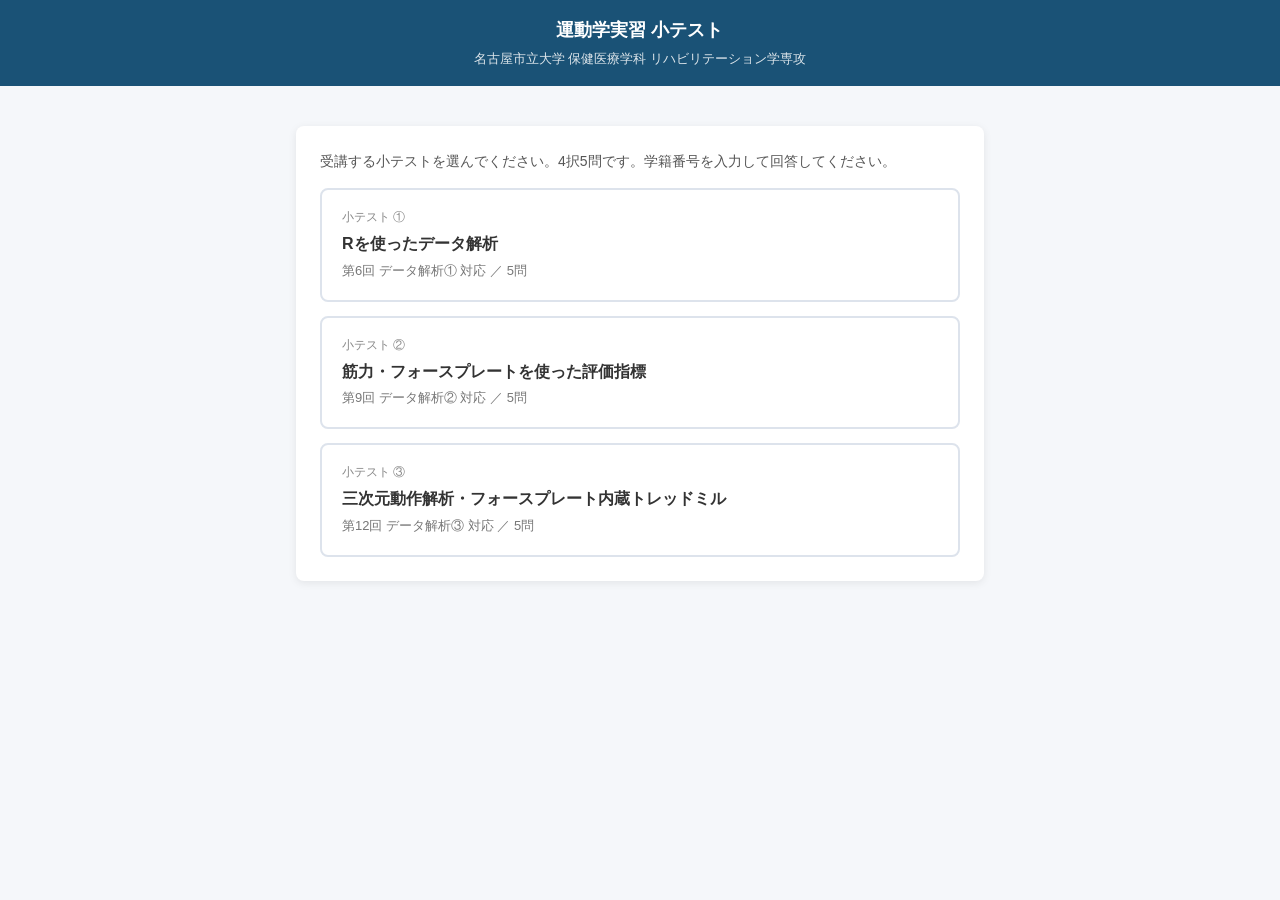
<file: kinesiology/index.html>
<!DOCTYPE html>
<html lang="ja">
<head>
  <meta charset="UTF-8">
  <meta name="viewport" content="width=device-width, initial-scale=1.0">
  <title>運動学実習 小テスト</title>
  <link rel="stylesheet" href="css/style.css">
</head>
<body>

<div class="header">
  <h1>運動学実習 小テスト</h1>
  <p>名古屋市立大学 保健医療学科 リハビリテーション学専攻</p>
</div>

<div class="container">
  <div class="card">
    <p style="margin-bottom:16px;font-size:14px;color:#555;">
      受講する小テストを選んでください。4択5問です。学籍番号を入力して回答してください。
    </p>
    <div class="quiz-list">
      <a class="quiz-card" href="quiz.html?id=1">
        <div class="quiz-num">小テスト ①</div>
        <div class="quiz-title">Rを使ったデータ解析</div>
        <div class="quiz-meta">第6回 データ解析① 対応 ／ 5問</div>
      </a>
      <a class="quiz-card" href="quiz.html?id=2">
        <div class="quiz-num">小テスト ②</div>
        <div class="quiz-title">筋力・フォースプレートを使った評価指標</div>
        <div class="quiz-meta">第9回 データ解析② 対応 ／ 5問</div>
      </a>
      <a class="quiz-card" href="quiz.html?id=3">
        <div class="quiz-num">小テスト ③</div>
        <div class="quiz-title">三次元動作解析・フォースプレート内蔵トレッドミル</div>
        <div class="quiz-meta">第12回 データ解析③ 対応 ／ 5問</div>
      </a>
    </div>
  </div>
</div>

</body>
</html>
</file>
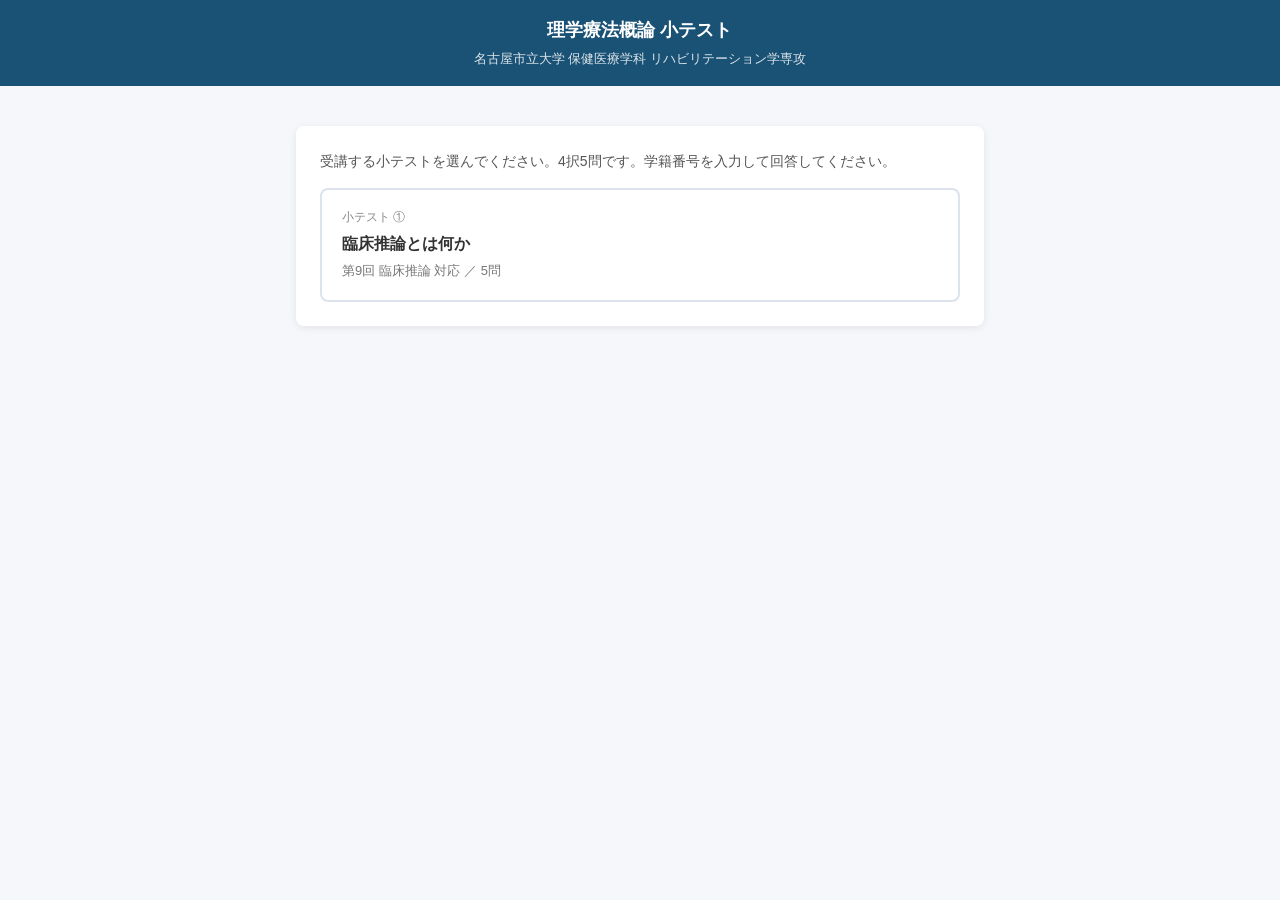
<file: PhysicalTherapy/index.html>
<!DOCTYPE html>
<html lang="ja">
<head>
  <meta charset="UTF-8">
  <meta name="viewport" content="width=device-width, initial-scale=1.0">
  <title>理学療法概論 小テスト</title>
  <link rel="stylesheet" href="css/style.css">
</head>
<body>

<div class="header">
  <h1>理学療法概論 小テスト</h1>
  <p>名古屋市立大学 保健医療学科 リハビリテーション学専攻</p>
</div>

<div class="container">
  <div class="card">
    <p class="intro-text">
      受講する小テストを選んでください。4択5問です。学籍番号を入力して回答してください。
    </p>
    <div class="quiz-list">
      <a class="quiz-card" href="quiz.html?id=1">
        <div class="quiz-num">小テスト ①</div>
        <div class="quiz-title">臨床推論とは何か</div>
        <div class="quiz-meta">第9回 臨床推論 対応 ／ 5問</div>
      </a>
    </div>
  </div>
</div>

</body>
</html>
</file>
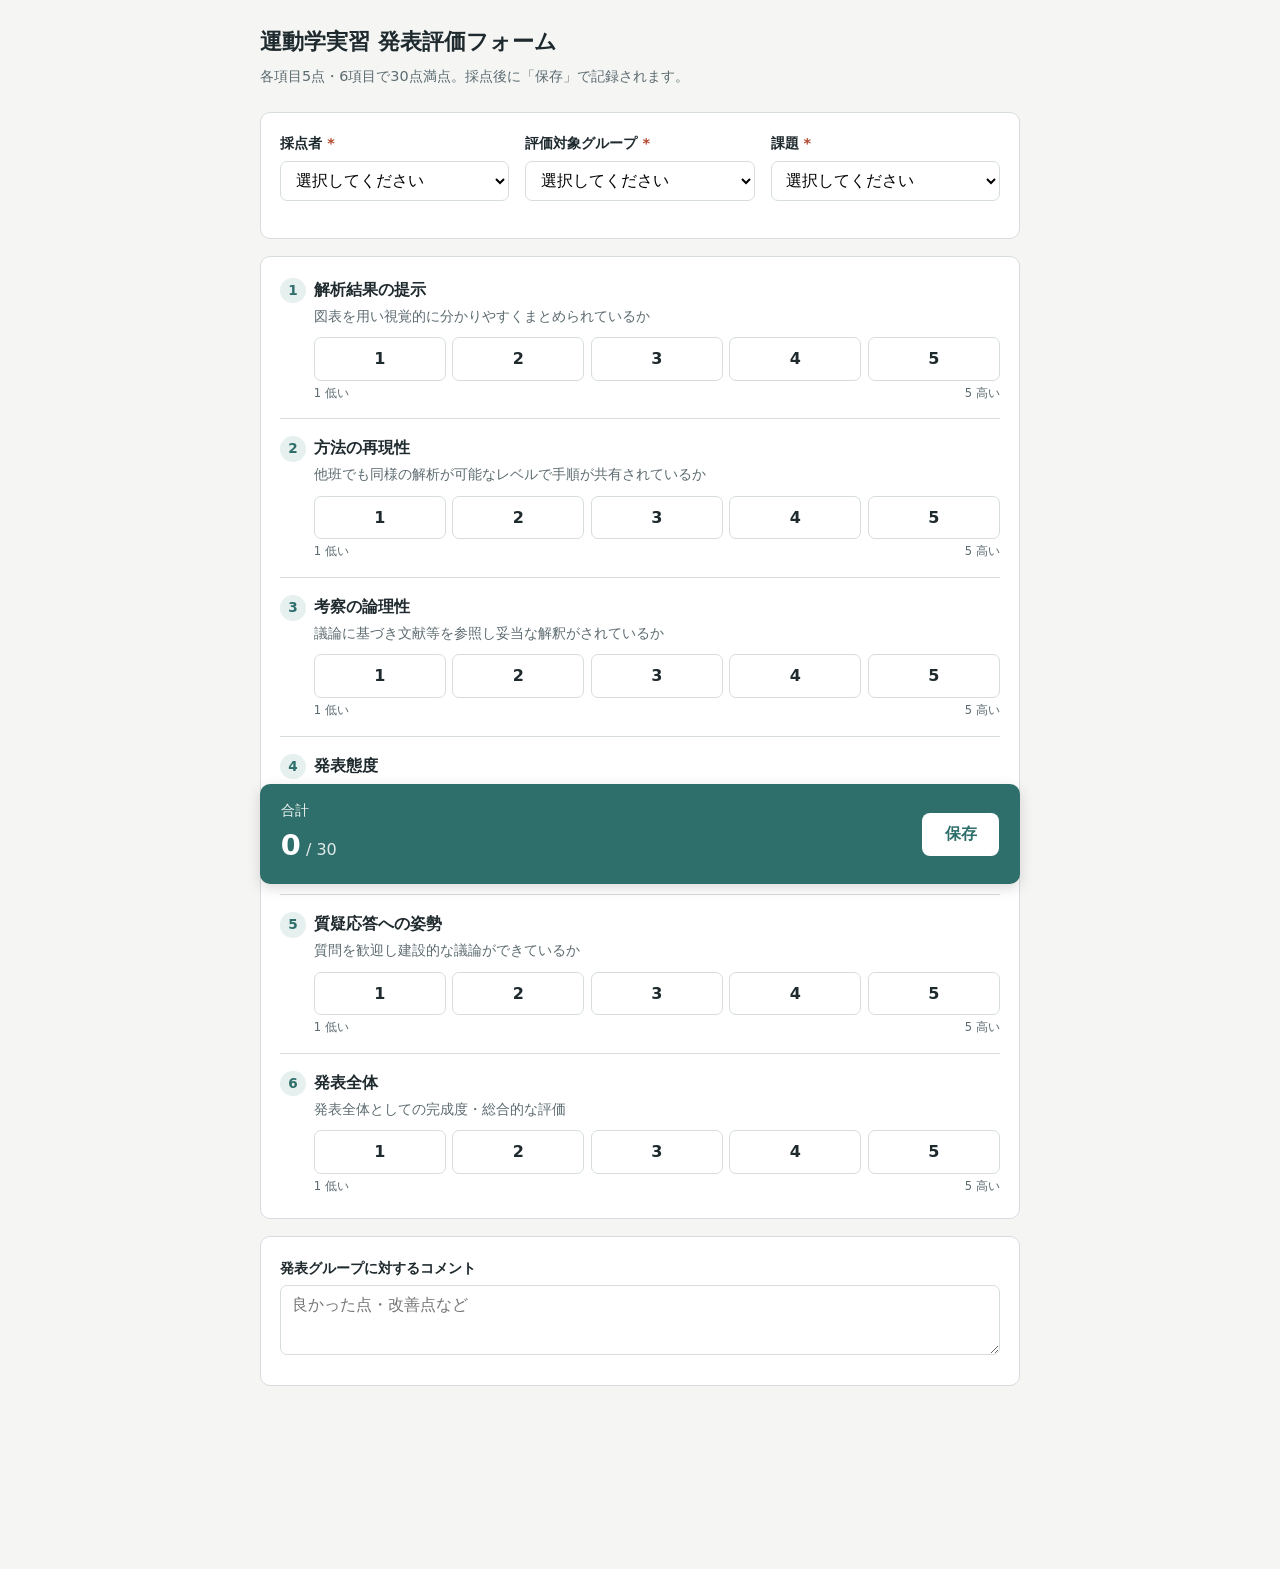
<file: kinesiology/report-eval/index.html>
<!DOCTYPE html>
<html lang="ja">
<head>
<meta charset="UTF-8">
<meta name="viewport" content="width=device-width, initial-scale=1.0">
<title>運動学実習 発表評価</title>
<style>
  :root{
    --ink:#1f2a2e; --muted:#5c6b70; --line:#d7ddde; --bg:#f5f6f4;
    --card:#ffffff; --accent:#2f6f6b; --accent-soft:#e6f0ef;
    --warn:#b4482f; --ok:#2f7d4f;
  }
  *{box-sizing:border-box;}
  body{
    margin:0; background:var(--bg); color:var(--ink);
    font-family:"Hiragino Kaku Gothic ProN","Yu Gothic",Meiryo,system-ui,sans-serif;
    line-height:1.6; padding:1.5rem 1rem 4rem;
  }
  .wrap{max-width:760px; margin:0 auto;}
  header{margin-bottom:1.5rem;}
  h1{font-size:1.4rem; margin:0 0 .3rem;}
  .sub{color:var(--muted); font-size:.9rem;}
  .card{
    background:var(--card); border:1px solid var(--line); border-radius:10px;
    padding:1.2rem 1.2rem 1.4rem; margin-bottom:1.1rem;
  }
  .row{display:flex; gap:1rem; flex-wrap:wrap;}
  .field{flex:1 1 200px; margin-bottom:.9rem;}
  label.lbl{display:block; font-weight:600; font-size:.9rem; margin-bottom:.35rem;}
  input[type=text], select, textarea{
    width:100%; padding:.55rem .65rem; border:1px solid var(--line);
    border-radius:7px; font-size:1rem; font-family:inherit; background:#fff;
  }
  textarea{resize:vertical; min-height:70px;}
  .seg{display:flex; gap:.4rem;}
  .seg label{flex:1;}
  .seg input{position:absolute; opacity:0; pointer-events:none;}
  .seg span{
    display:block; text-align:center; padding:.5rem 0; border:1px solid var(--line);
    border-radius:7px; cursor:pointer; font-weight:600; background:#fff; user-select:none;
  }
  .seg input:checked + span{background:var(--accent); color:#fff; border-color:var(--accent);}
  .seg input:focus-visible + span{outline:2px solid var(--accent); outline-offset:2px;}
  .crit{border-top:1px solid var(--line); padding-top:1rem; margin-top:1rem;}
  .crit:first-of-type{border-top:0; padding-top:0; margin-top:0;}
  .crit-head{display:flex; align-items:baseline; gap:.5rem; margin-bottom:.15rem;}
  .crit-no{
    flex:0 0 auto; width:1.6rem; height:1.6rem; border-radius:50%;
    background:var(--accent-soft); color:var(--accent); font-weight:700;
    display:flex; align-items:center; justify-content:center; font-size:.85rem;
  }
  .crit-title{font-weight:700;}
  .crit-desc{color:var(--muted); font-size:.85rem; margin:.1rem 0 .6rem 2.1rem;}
  .scorebar{margin-left:2.1rem;}
  .scale-hint{display:flex; justify-content:space-between; color:var(--muted); font-size:.72rem; margin-top:.2rem;}
  .total-card{
    position:sticky; bottom:1rem; background:var(--accent); color:#fff;
    display:flex; align-items:center; justify-content:space-between;
    padding:1rem 1.3rem; border-radius:10px; box-shadow:0 4px 14px rgba(0,0,0,.15);
    margin-top:1.2rem;
  }
  .total-card .num{font-size:1.8rem; font-weight:700;}
  .total-card .num small{font-size:1rem; font-weight:400; opacity:.85;}
  button.save{
    background:#fff; color:var(--accent); border:none; padding:.7rem 1.4rem;
    border-radius:8px; font-size:1rem; font-weight:700; cursor:pointer;
  }
  button.save:disabled{opacity:.5; cursor:default;}
  .msg{margin-top:.8rem; padding:.7rem .9rem; border-radius:8px; font-size:.9rem; display:none;}
  .msg.show{display:block;}
  .msg.ok{background:#e7f4ec; color:var(--ok); border:1px solid #bfe0cb;}
  .msg.err{background:#fbeae6; color:var(--warn); border:1px solid #edc4b8;}
  .req{color:var(--warn); font-weight:700;}
</style>
</head>
<body>
<div class="wrap">
  <header>
    <h1>運動学実習 発表評価フォーム</h1>
    <div class="sub">各項目5点・6項目で30点満点。採点後に「保存」で記録されます。</div>
  </header>

  <div class="card">
    <div class="row">
      <div class="field">
        <label class="lbl" for="grader">採点者 <span class="req">*</span></label>
        <select id="grader">
          <option value="">選択してください</option>
          <option>飯塚</option><option>吉田</option>
          <option>山中</option><option>野嶌</option>
        </select>
      </div>
      <div class="field">
        <label class="lbl" for="group">評価対象グループ <span class="req">*</span></label>
        <select id="group">
          <option value="">選択してください</option>
          <option>Group1</option><option>Group2</option>
          <option>Group3</option><option>Group4</option>
        </select>
      </div>
      <div class="field">
        <label class="lbl" for="task">課題 <span class="req">*</span></label>
        <select id="task">
          <option value="">選択してください</option>
          <option>課題A</option><option>課題B</option><option>課題C</option>
          <option>課題D</option><option>課題E</option><option>課題F</option>
        </select>
      </div>
    </div>
  </div>

  <div class="card" id="criteria"></div>

  <div class="card">
    <label class="lbl" for="comment">発表グループに対するコメント</label>
    <textarea id="comment" placeholder="良かった点・改善点など"></textarea>
  </div>

  <div class="total-card">
    <div><div style="font-size:.85rem;opacity:.9;">合計</div>
      <div class="num"><span id="total">0</span><small> / 30</small></div></div>
    <button class="save" id="saveBtn">保存</button>
  </div>
  <div class="msg" id="msg"></div>
</div>

<script src="config.js"></script>
<script>
const CRITERIA = [
  {key:"s1", title:"解析結果の提示", desc:"図表を用い視覚的に分かりやすくまとめられているか"},
  {key:"s2", title:"方法の再現性", desc:"他班でも同様の解析が可能なレベルで手順が共有されているか"},
  {key:"s3", title:"考察の論理性", desc:"議論に基づき文献等を参照し妥当な解釈がされているか"},
  {key:"s4", title:"発表態度", desc:"自分の言葉で率直に、誠実な説明ができているか"},
  {key:"s5", title:"質疑応答への姿勢", desc:"質問を歓迎し建設的な議論ができているか"},
  {key:"s6", title:"発表全体", desc:"発表全体としての完成度・総合的な評価"},
];

const box = document.getElementById("criteria");
CRITERIA.forEach((c,i)=>{
  const seg = [1,2,3,4,5].map(v=>`
    <label>
      <input type="radio" name="${c.key}" value="${v}">
      <span>${v}</span>
    </label>`).join("");
  box.insertAdjacentHTML("beforeend", `
    <div class="crit">
      <div class="crit-head">
        <div class="crit-no">${i+1}</div>
        <div class="crit-title">${c.title}</div>
      </div>
      <div class="crit-desc">${c.desc}</div>
      <div class="scorebar">
        <div class="seg" data-key="${c.key}">${seg}</div>
        <div class="scale-hint"><span>1 低い</span><span>5 高い</span></div>
      </div>
    </div>`);
});

const totalEl = document.getElementById("total");
function calcTotal(){
  let t=0;
  CRITERIA.forEach(c=>{
    const sel=document.querySelector(`input[name="${c.key}"]:checked`);
    if(sel) t+=Number(sel.value);
  });
  totalEl.textContent=t;
  return t;
}
document.getElementById("criteria").addEventListener("change", calcTotal);

const msg=document.getElementById("msg");
function showMsg(text, ok){
  msg.textContent=text;
  msg.className="msg show "+(ok?"ok":"err");
}

document.getElementById("saveBtn").addEventListener("click", async ()=>{
  const grader=document.getElementById("grader").value;
  const group=document.getElementById("group").value;
  const task=document.getElementById("task").value;

  if(!grader){ showMsg("採点者を選択してください。", false); return; }
  if(!group){ showMsg("評価対象グループを選択してください。", false); return; }
  if(!task){ showMsg("課題を選択してください。", false); return; }

  const scores={};
  for(const c of CRITERIA){
    const sel=document.querySelector(`input[name="${c.key}"]:checked`);
    if(!sel){ showMsg(`「${c.title}」を採点してください。`, false); return; }
    scores[c.key]=sel.value;
  }

  if(typeof GAS_URL==="undefined" || !GAS_URL){
    showMsg("保存先(GAS_URL)が未設定です。config.js を確認してください。", false);
    return;
  }

  const payload={
    grader, group, task, comment:document.getElementById("comment").value.trim(),
    ...scores, total:calcTotal()
  };

  const btn=document.getElementById("saveBtn");
  btn.disabled=true; btn.textContent="保存中...";
  try{
    const res=await fetch(GAS_URL,{
      method:"POST",
      headers:{"Content-Type":"text/plain;charset=utf-8"},
      body:JSON.stringify(payload)
    });
    const data=await res.json();
    if(data.result==="success"){
      showMsg("保存しました。次の評価に進めます。", true);
      document.querySelectorAll('input[type=radio]:checked').forEach(r=>r.checked=false);
      document.getElementById("comment").value="";
      calcTotal();
    }else{
      showMsg("保存に失敗しました: "+(data.message||"不明なエラー"), false);
    }
  }catch(err){
    showMsg("送信エラー: "+err.message, false);
  }finally{
    btn.disabled=false; btn.textContent="保存";
  }
});
</script>
</body>
</html>
</file>
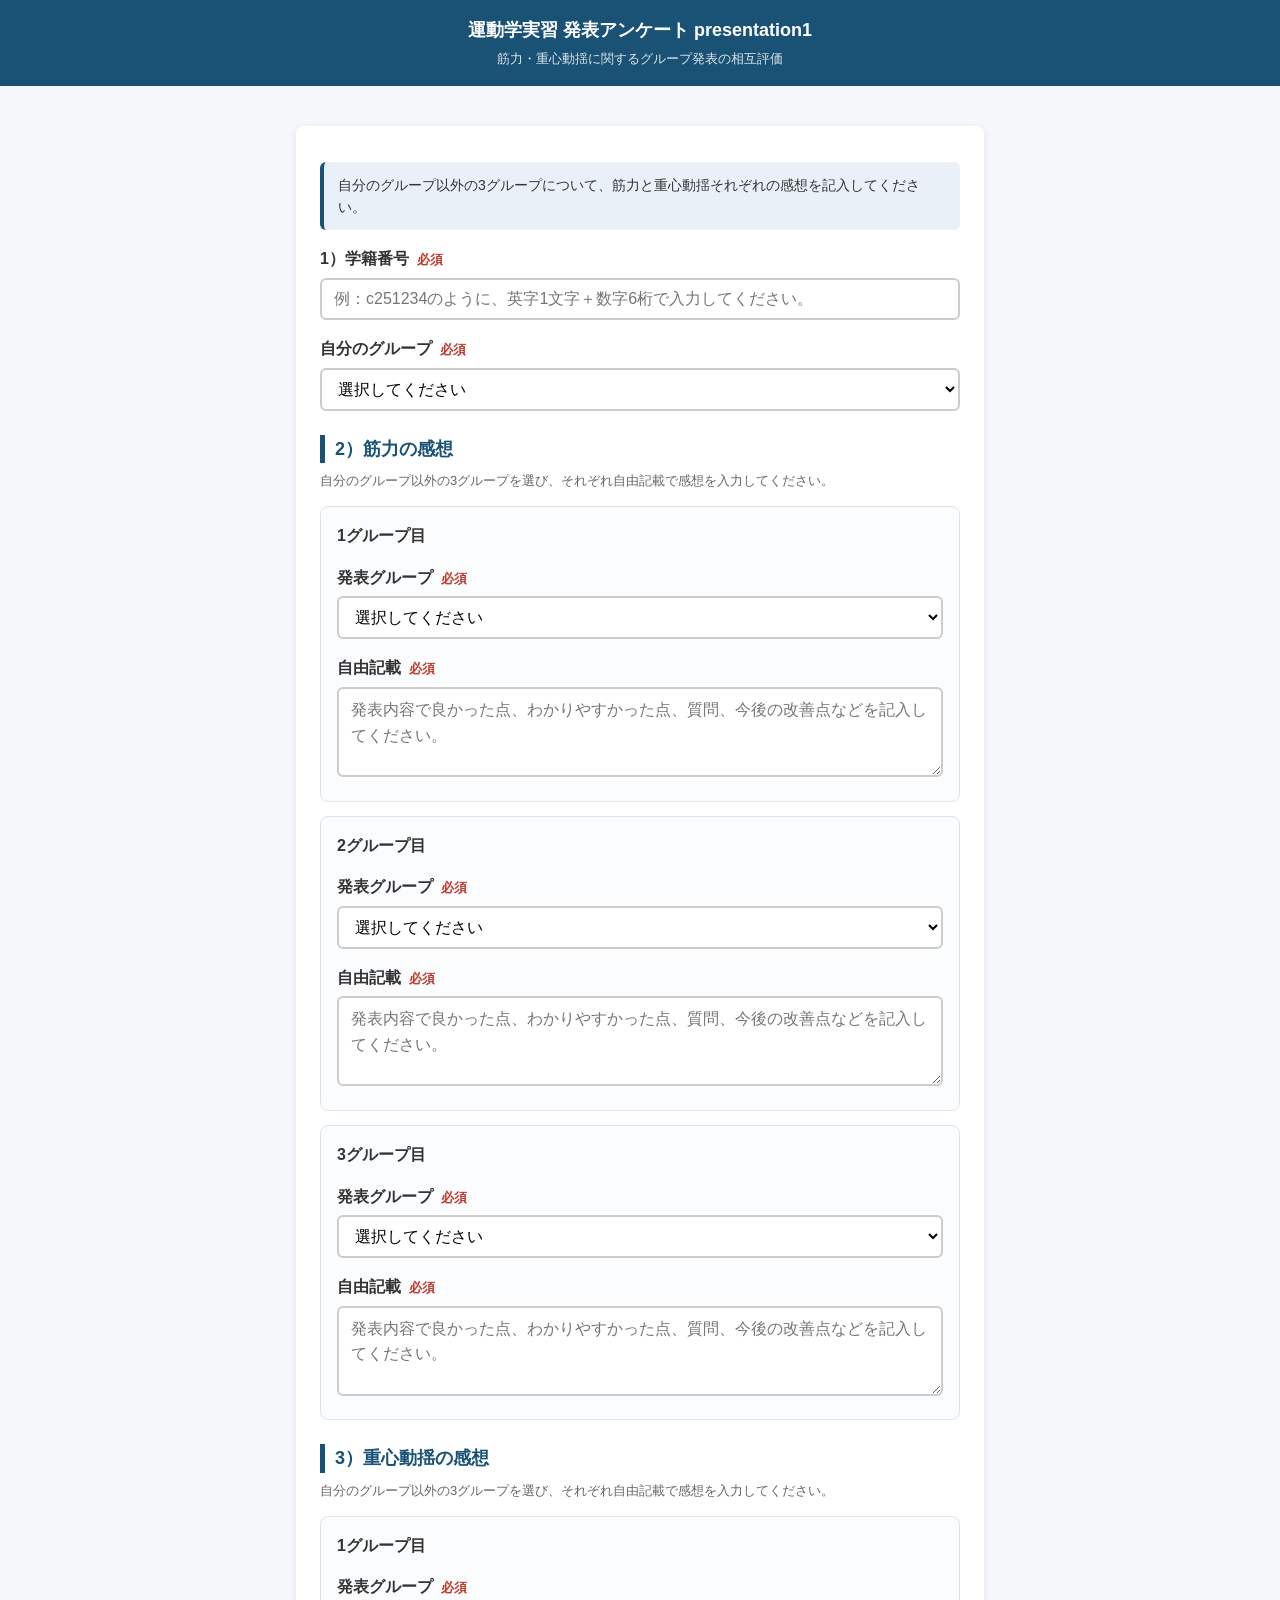
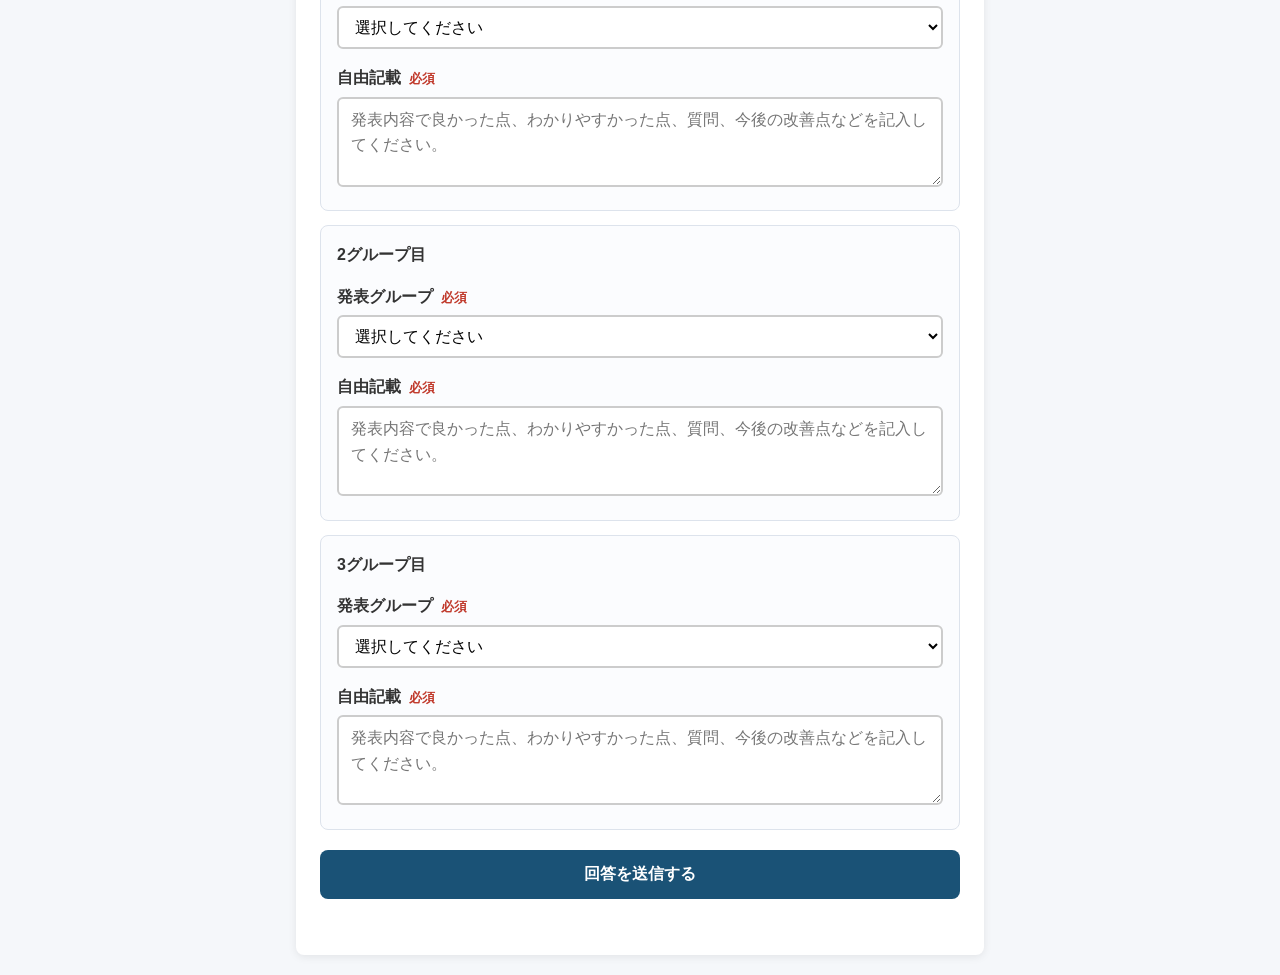
<file: kinesiology/presentation1.html>
<!DOCTYPE html>
<html lang="ja">
<head>
  <meta charset="UTF-8" />
  <meta name="viewport" content="width=device-width, initial-scale=1.0" />
  <title>発表アンケート｜運動学実習 presentation1</title>

  <link rel="stylesheet" href="./css/style.css" />

  <style>
    .section-title {
      font-size: 18px;
      font-weight: bold;
      color: #1a5276;
      margin: 24px 0 8px;
      border-left: 5px solid #1a5276;
      padding-left: 10px;
    }

    .help-text {
      font-size: 13px;
      color: #666;
      margin: 4px 0 12px;
    }

    .form-row {
      margin-top: 16px;
    }

    .form-row label {
      display: block;
      font-weight: bold;
      margin-bottom: 6px;
    }

    select,
    textarea,
    input[type="text"] {
      width: 100%;
      padding: 10px 12px;
      font-size: 16px;
      border: 2px solid #ccc;
      border-radius: 6px;
      outline: none;
      background: #fff;
      box-sizing: border-box;
    }

    select:focus,
    textarea:focus,
    input[type="text"]:focus {
      border-color: #1a5276;
    }

    textarea {
      min-height: 90px;
      resize: vertical;
      line-height: 1.6;
    }

    .eval-block {
      border: 1px solid #dde3ec;
      border-radius: 8px;
      padding: 16px;
      margin-top: 14px;
      background: #fbfcfe;
    }

    .eval-block h3 {
      font-size: 16px;
      color: #333;
      margin-bottom: 10px;
    }

    .required {
      color: #c0392b;
      font-size: 13px;
      margin-left: 4px;
    }

    .notice {
      background: #eaf0f8;
      border-left: 4px solid #1a5276;
      padding: 12px 14px;
      border-radius: 6px;
      font-size: 14px;
      margin-top: 12px;
    }

    .error-message {
      color: #c0392b;
      font-weight: bold;
      margin-top: 12px;
      white-space: pre-line;
    }

    .submit-status {
      margin-top: 12px;
      font-weight: bold;
      white-space: pre-line;
    }

    .submit-status.sending {
      color: #1a5276;
    }

    .submit-status.error {
      color: #c0392b;
    }

    .success-message {
      color: #27ae60;
      font-weight: bold;
      text-align: center;
      margin-top: 16px;
      white-space: pre-line;
    }
  </style>

  <script src="./js/presentation1.js?v=48" defer></script>
</head>

<body>
  <header class="header">
    <h1>運動学実習 発表アンケート presentation1</h1>
    <p>筋力・重心動揺に関するグループ発表の相互評価</p>
  </header>

  <main class="container">
    <section class="card" id="form-card">
      <p class="notice">
        自分のグループ以外の3グループについて、筋力と重心動揺それぞれの感想を記入してください。
      </p>

      <div class="student-id-section form-row">
        <label for="student-id">
          1）学籍番号 <span class="required">必須</span>
        </label>
        <input
          type="text"
          id="student-id"
          placeholder="例：c251234のように、英字1文字＋数字6桁で入力してください。"
          autocomplete="off"
        />
      </div>

      <div class="form-row">
        <label for="own-group">
          自分のグループ <span class="required">必須</span>
        </label>
        <select id="own-group">
          <option value="">選択してください</option>
          <option value="Group1">Group1</option>
          <option value="Group2">Group2</option>
          <option value="Group3">Group3</option>
          <option value="Group4">Group4</option>
        </select>
      </div>

      <h2 class="section-title">2）筋力の感想</h2>
      <p class="help-text">
        自分のグループ以外の3グループを選び、それぞれ自由記載で感想を入力してください。
      </p>
      <div id="strength-section"></div>

      <h2 class="section-title">3）重心動揺の感想</h2>
      <p class="help-text">
        自分のグループ以外の3グループを選び、それぞれ自由記載で感想を入力してください。
      </p>
      <div id="cop-section"></div>

      <div id="error-message" class="error-message"></div>

      <button id="btn-submit" class="btn btn-primary" type="button">
        回答を送信する
      </button>

      <div id="submit-status" class="submit-status"></div>
    </section>

    <section class="card" id="thanks-card" style="display: none;">
      <h2 style="text-align: center; color: #1a5276;">送信完了</h2>
      <p class="success-message">
        回答を送信しました。ありがとうございました。
      </p>
      <a
        href="presentation1.html"
        class="btn btn-success"
        style="text-align: center; text-decoration: none;"
      >
        トップページに戻る
      </a>
    </section>
  </main>
</body>
</html>
</file>
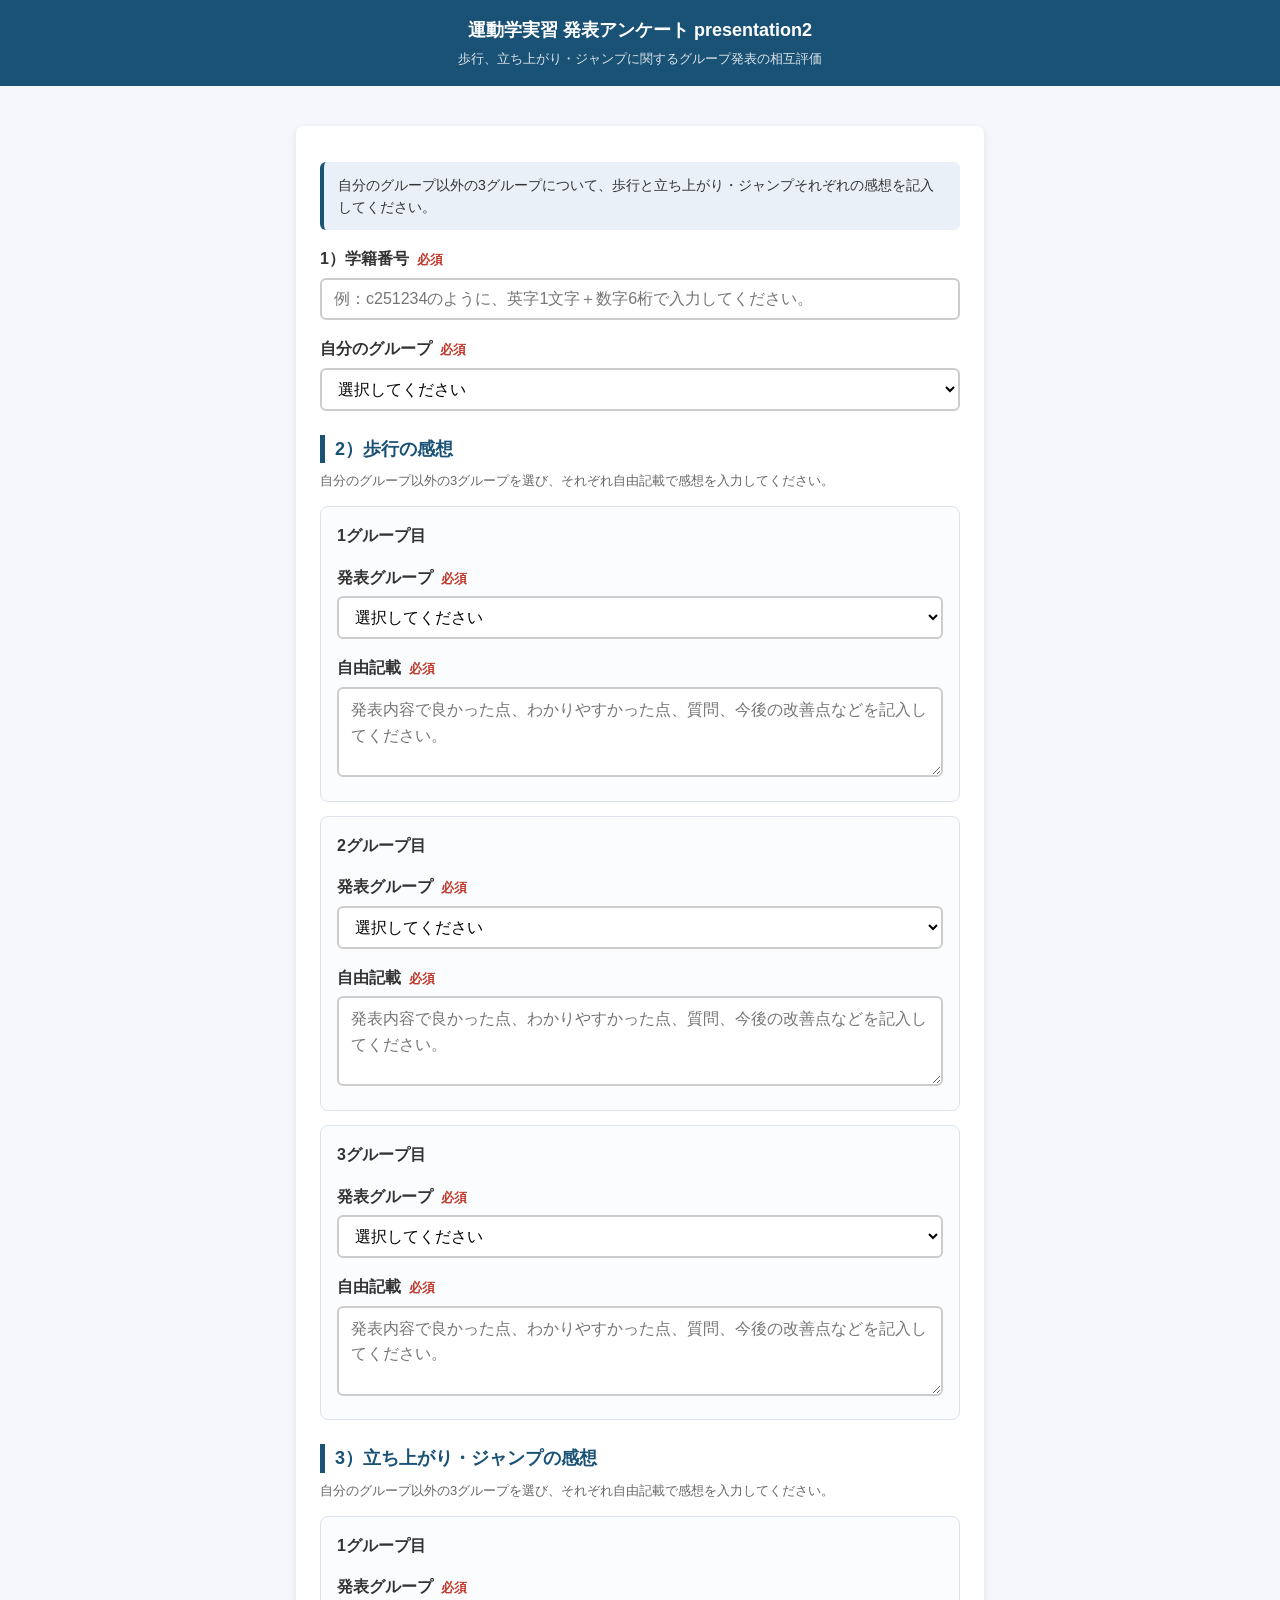
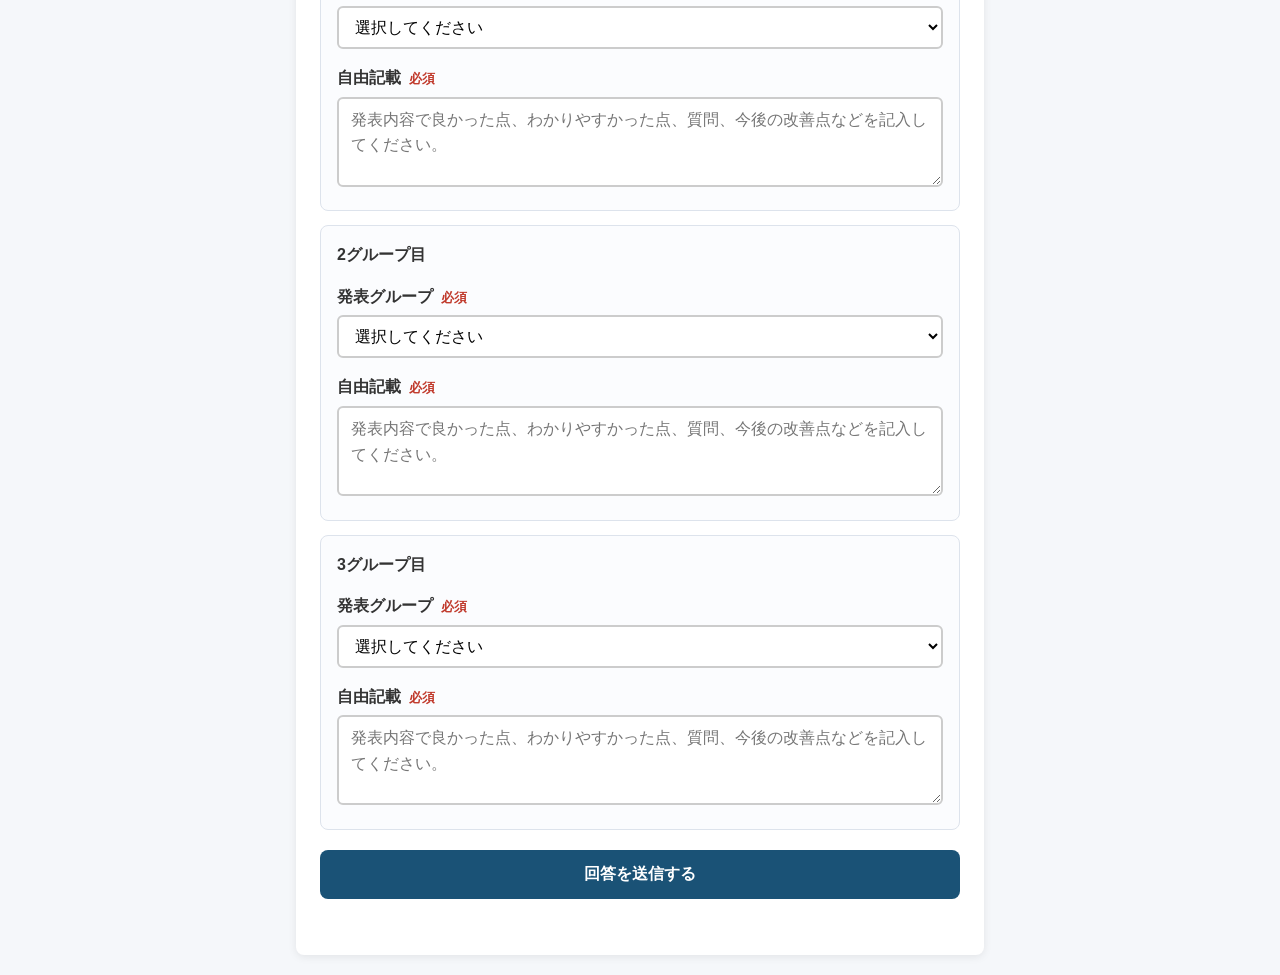
<file: kinesiology/presentation2.html>
<!DOCTYPE html>
<html lang="ja">
<head>
<meta charset="UTF-8" />
<meta name="viewport" content="width=device-width, initial-scale=1.0" />
<title>発表アンケート｜運動学実習 presentation2</title>

<link rel="stylesheet" href="./css/style.css" />

<style>
.section-title {
font-size: 18px;
font-weight: bold;
color: #1a5276;
margin: 24px 0 8px;
border-left: 5px solid #1a5276;
padding-left: 10px;
}

.help-text {
font-size: 13px;
color: #666;
margin: 4px 0 12px;
}

.form-row {
margin-top: 16px;
}

.form-row label {
display: block;
font-weight: bold;
margin-bottom: 6px;
}

select,
textarea,
input[type="text"] {
width: 100%;
padding: 10px 12px;
font-size: 16px;
border: 2px solid #ccc;
border-radius: 6px;
outline: none;
background: #fff;
box-sizing: border-box;
}

select:focus,
textarea:focus,
input[type="text"]:focus {
border-color: #1a5276;
}

textarea {
min-height: 90px;
resize: vertical;
line-height: 1.6;
}

.eval-block {
border: 1px solid #dde3ec;
border-radius: 8px;
padding: 16px;
margin-top: 14px;
background: #fbfcfe;
}

.eval-block h3 {
font-size: 16px;
color: #333;
margin-bottom: 10px;
}

.required {
color: #c0392b;
font-size: 13px;
margin-left: 4px;
}

.notice {
background: #eaf0f8;
border-left: 4px solid #1a5276;
padding: 12px 14px;
border-radius: 6px;
font-size: 14px;
margin-top: 12px;
}

.error-message {
color: #c0392b;
font-weight: bold;
margin-top: 12px;
white-space: pre-line;
}

.submit-status {
margin-top: 12px;
font-weight: bold;
white-space: pre-line;
}

.submit-status.sending {
color: #1a5276;
}

.submit-status.error {
color: #c0392b;
}

.success-message {
color: #27ae60;
font-weight: bold;
text-align: center;
margin-top: 16px;
white-space: pre-line;
}
</style>

<script src="./js/presentation2.js?v=1" defer></script>
</head>

<body>
<header class="header">
<h1>運動学実習 発表アンケート presentation2</h1>
<p>歩行、立ち上がり・ジャンプに関するグループ発表の相互評価</p>
</header>

<main class="container">
<section class="card" id="form-card">
<p class="notice">
自分のグループ以外の3グループについて、歩行と立ち上がり・ジャンプそれぞれの感想を記入してください。
</p>

<div class="student-id-section form-row">
<label for="student-id">
1）学籍番号 <span class="required">必須</span>
</label>
<input
type="text"
id="student-id"
placeholder="例：c251234のように、英字1文字＋数字6桁で入力してください。"
autocomplete="off"
/>
</div>

<div class="form-row">
<label for="own-group">
自分のグループ <span class="required">必須</span>
</label>
<select id="own-group">
<option value="">選択してください</option>
<option value="Group1">Group1</option>
<option value="Group2">Group2</option>
<option value="Group3">Group3</option>
<option value="Group4">Group4</option>
</select>
</div>

<h2 class="section-title">2）歩行の感想</h2>
<p class="help-text">
自分のグループ以外の3グループを選び、それぞれ自由記載で感想を入力してください。
</p>
<div id="walk-section"></div>

<h2 class="section-title">3）立ち上がり・ジャンプの感想</h2>
<p class="help-text">
自分のグループ以外の3グループを選び、それぞれ自由記載で感想を入力してください。
</p>
<div id="jump-section"></div>

<div id="error-message" class="error-message"></div>

<button id="btn-submit" class="btn btn-primary" type="button">
回答を送信する
</button>

<div id="submit-status" class="submit-status"></div>
</section>

<section class="card" id="thanks-card" style="display: none;">
<h2 style="text-align: center; color: #1a5276;">送信完了</h2>
<p class="success-message">
回答を送信しました。ありがとうございました。
</p>
<a
href="presentation2.html"
class="btn btn-success"
style="text-align: center; text-decoration: none;"
>
トップページに戻る
</a>
</section>
</main>
</body>
</html>
</file>
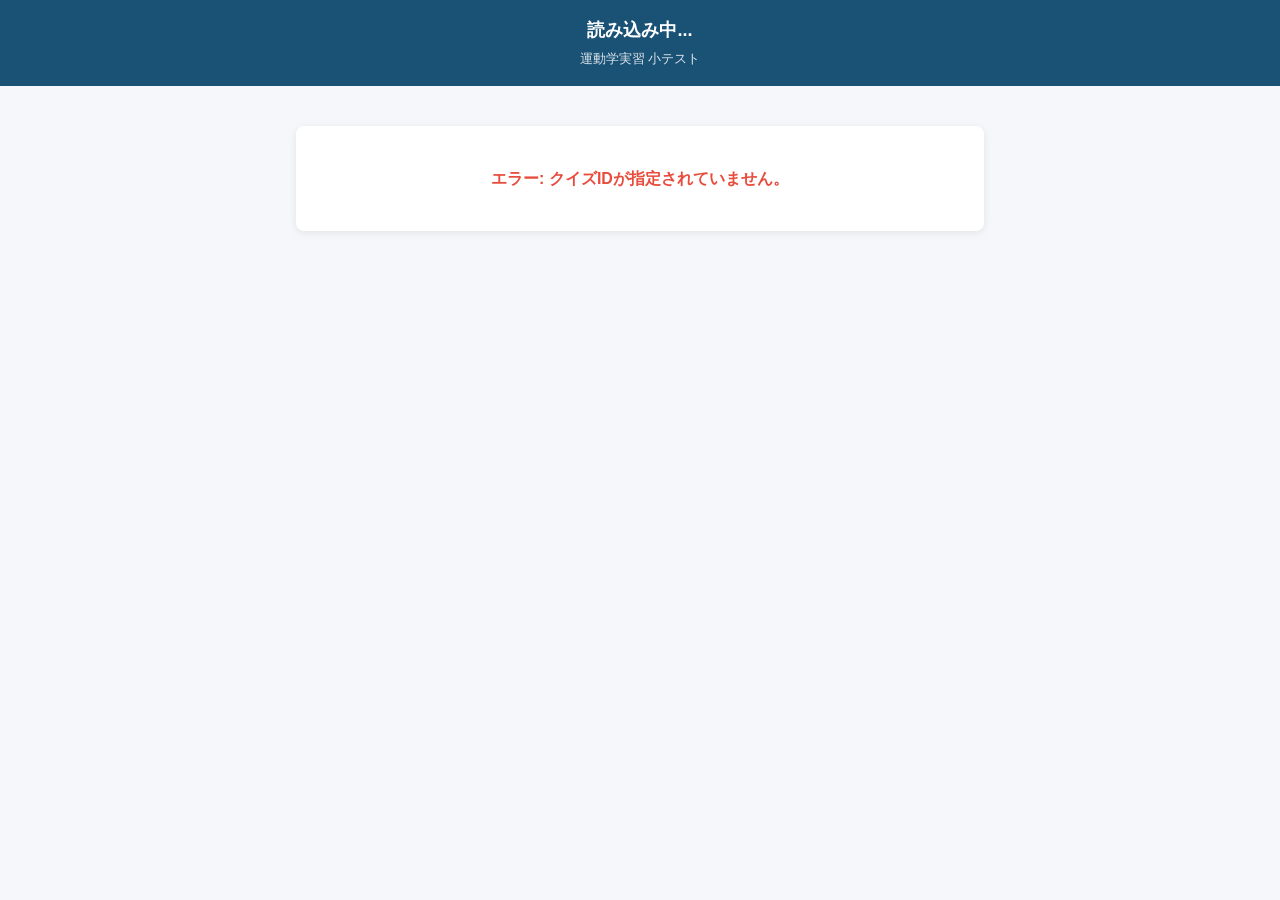
<file: kinesiology/quiz.html>
<!DOCTYPE html>
<html lang="ja">
<head>
  <meta charset="UTF-8">
  <meta name="viewport" content="width=device-width, initial-scale=1.0">
  <title>小テスト｜運動学実習</title>
  <link rel="stylesheet" href="css/style.css">
</head>
<body>

<div class="header">
  <h1 id="quiz-title">読み込み中...</h1>
  <p>運動学実習 小テスト</p>
</div>

<div class="container">

  <!-- ローディング -->
  <div id="loading" class="card loading">データを読み込んでいます...</div>

  <!-- 学籍番号入力 -->
  <div id="screen-id" class="card" style="display:none;">
    <div class="student-id-section">
      <label for="student-id">学籍番号を入力してください</label>
      <input
        type="text"
        id="student-id"
        placeholder="例：256301"
        maxlength="20"
        autocomplete="off"
      >
    </div>
    <button class="btn btn-primary" id="btn-start">テストを開始する</button>
    <p style="font-size:13px;color:#888;margin-top:12px;text-align:center;">
      ※ 回答後に結果がスプレッドシートへ送信されます
    </p>
  </div>

  <!-- 問題 -->
  <div id="screen-question" class="card" style="display:none;">
    <p class="progress-text" id="progress-text">問題 1 / 5</p>
    <div class="progress-bar-wrap">
      <div class="progress-bar" id="progress-bar" style="width:0%"></div>
    </div>
    <p class="question-text" id="question-text"></p>
    <ul class="options-list" id="options-list"></ul>
    <div class="feedback-box" id="feedback-box"></div>
    <button class="btn btn-primary" id="btn-next" style="display:none;">次の問題へ</button>
  </div>

  <!-- 結果 -->
  <div id="screen-result" class="card" style="display:none;">
    <h2 style="text-align:center;font-size:18px;margin-bottom:12px;">テスト結果</h2>
    <div class="result-score" id="result-score"></div>
    <div class="result-label">問正解</div>
    <p class="result-message" id="result-message"></p>
    <ul class="result-list" id="result-list"></ul>
    <div class="submit-status" id="submit-status"></div>
    <a href="index.html" class="btn btn-primary" style="text-align:center;text-decoration:none;display:block;">
      テスト一覧に戻る
    </a>
  </div>

</div>

<script src="js/quiz.js"></script>
</body>
</html>
</file>
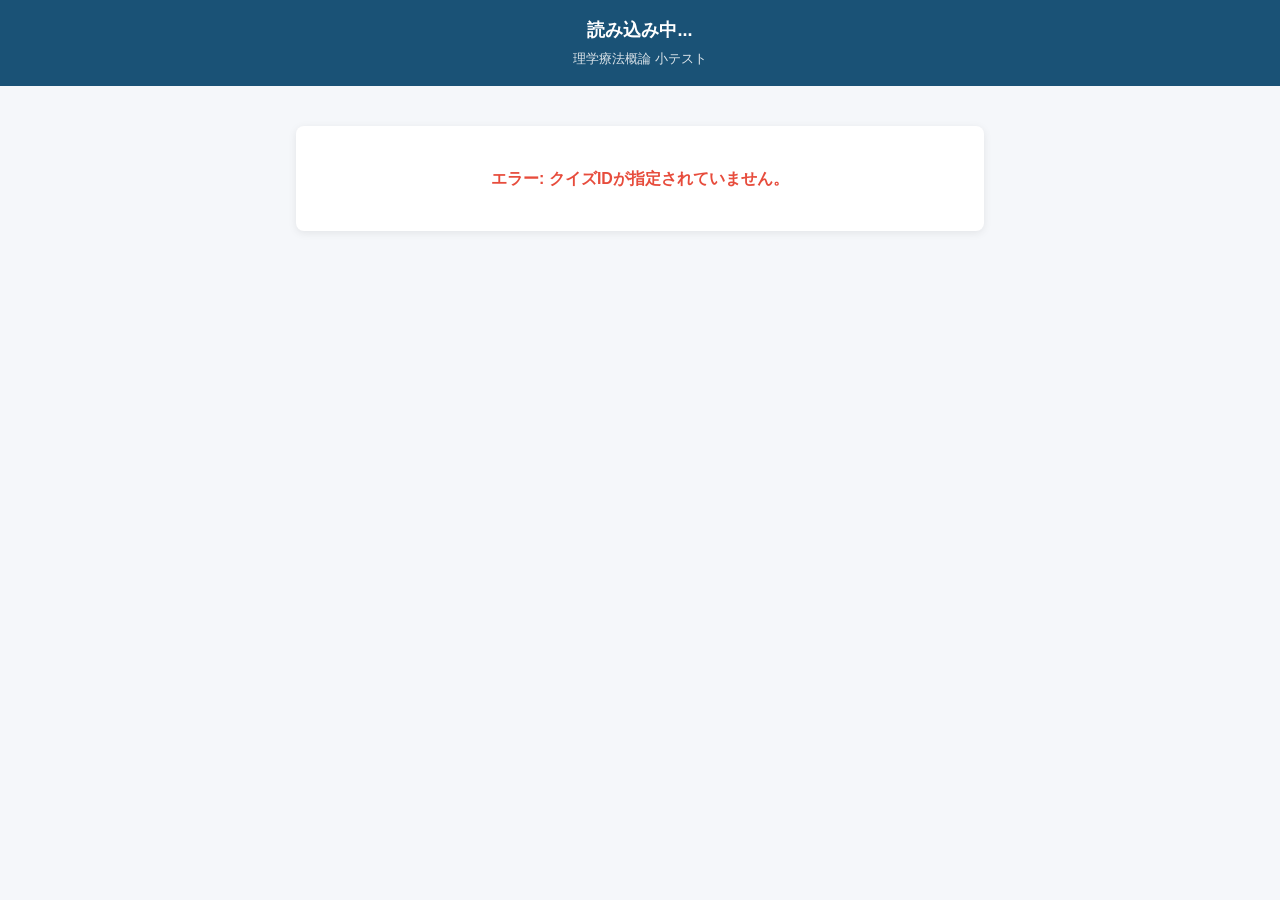
<file: PhysicalTherapy/quiz.html>
<!DOCTYPE html>
<html lang="ja">
<head>
  <meta charset="UTF-8">
  <meta name="viewport" content="width=device-width, initial-scale=1.0">
  <title>小テスト｜理学療法概論</title>
  <link rel="stylesheet" href="css/style.css">
</head>
<body>

<div class="header">
  <h1 id="quiz-title">読み込み中...</h1>
  <p>理学療法概論 小テスト</p>
</div>

<div class="container">

  <div id="loading" class="card loading">データを読み込んでいます...</div>

  <div id="screen-id" class="card" style="display:none;">
    <div class="student-id-section">
      <label for="student-id">学籍番号を入力してください</label>
      <input
        type="text"
        id="student-id"
        placeholder="例：256301"
        maxlength="20"
        autocomplete="off"
      >
    </div>
    <button class="btn btn-primary" id="btn-start">テストを開始する</button>
  </div>

  <div id="screen-question" class="card" style="display:none;">
    <p class="progress-text" id="progress-text">問題 1 / 5</p>
    <div class="progress-bar-wrap">
      <div class="progress-bar" id="progress-bar" style="width:0%"></div>
    </div>
    <p class="question-text" id="question-text"></p>
    <ul class="options-list" id="options-list"></ul>
    <div class="feedback-box" id="feedback-box"></div>
    <button class="btn btn-primary" id="btn-next" style="display:none;">次の問題へ</button>
  </div>

  <div id="screen-result" class="card" style="display:none;">
    <h2 class="result-heading">テスト結果</h2>
    <div class="result-score" id="result-score"></div>
    <div class="result-label">問正解</div>
    <p class="result-message" id="result-message"></p>
    <ul class="result-list" id="result-list"></ul>
    <div class="submit-status" id="submit-status"></div>
    <a href="index.html" class="btn btn-primary return-link">
      テスト一覧に戻る
    </a>
  </div>

</div>

<script src="js/quiz.js"></script>
</body>
</html>
</file>
<file: kinesiology/css/style.css>
* {
  box-sizing: border-box;
  margin: 0;
  padding: 0;
}

body {
  font-family: "Hiragino Kaku Gothic ProN", "Noto Sans JP", sans-serif;
  font-size: 16px;
  background: #f5f7fa;
  color: #333;
  line-height: 1.6;
}

.container {
  max-width: 720px;
  margin: 0 auto;
  padding: 20px 16px;
}

/* ヘッダー */
.header {
  background: #1a5276;
  color: #fff;
  padding: 16px 20px;
  text-align: center;
}

.header h1 {
  font-size: 18px;
  font-weight: bold;
}

.header p {
  font-size: 13px;
  opacity: 0.85;
  margin-top: 4px;
}

/* カード */
.card {
  background: #fff;
  border-radius: 8px;
  padding: 24px;
  margin-top: 20px;
  box-shadow: 0 2px 8px rgba(0,0,0,0.08);
}

/* 学籍番号入力 */
.student-id-section label {
  display: block;
  font-weight: bold;
  margin-bottom: 8px;
}

.student-id-section input {
  width: 100%;
  padding: 10px 12px;
  font-size: 16px;
  border: 2px solid #ccc;
  border-radius: 6px;
  outline: none;
}

.student-id-section input:focus {
  border-color: #1a5276;
}

/* 問題表示 */
.progress-bar-wrap {
  background: #e0e0e0;
  border-radius: 4px;
  height: 8px;
  margin-bottom: 16px;
}

.progress-bar {
  background: #1a5276;
  height: 8px;
  border-radius: 4px;
  transition: width 0.3s ease;
}

.progress-text {
  font-size: 13px;
  color: #666;
  margin-bottom: 8px;
  text-align: right;
}

.question-text {
  font-size: 17px;
  font-weight: bold;
  margin-bottom: 20px;
  line-height: 1.7;
}

/* 選択肢 */
.options-list {
  list-style: none;
  display: flex;
  flex-direction: column;
  gap: 10px;
}

.option-btn {
  width: 100%;
  text-align: left;
  padding: 14px 16px;
  font-size: 15px;
  border: 2px solid #ccc;
  border-radius: 8px;
  background: #fff;
  cursor: pointer;
  transition: border-color 0.15s, background 0.15s;
  line-height: 1.5;
}

.option-btn:hover:not(:disabled) {
  border-color: #1a5276;
  background: #eaf0f8;
}

.option-btn.correct {
  border-color: #27ae60;
  background: #eafaf1;
  color: #1e8449;
  font-weight: bold;
}

.option-btn.incorrect {
  border-color: #e74c3c;
  background: #fdf2f2;
  color: #c0392b;
}

.option-btn:disabled {
  cursor: default;
}

/* フィードバック */
.feedback-box {
  margin-top: 16px;
  padding: 12px 16px;
  border-radius: 6px;
  font-size: 14px;
  line-height: 1.6;
  display: none;
}

.feedback-box.correct {
  background: #eafaf1;
  border-left: 4px solid #27ae60;
  color: #1e8449;
}

.feedback-box.incorrect {
  background: #fdf2f2;
  border-left: 4px solid #e74c3c;
  color: #922b21;
}

.feedback-box .explanation {
  color: #555;
  margin-top: 6px;
}

/* ボタン */
.btn {
  display: block;
  width: 100%;
  padding: 14px;
  font-size: 16px;
  font-weight: bold;
  border: none;
  border-radius: 8px;
  cursor: pointer;
  margin-top: 20px;
  transition: opacity 0.15s;
}

.btn:hover {
  opacity: 0.9;
}

.btn-primary {
  background: #1a5276;
  color: #fff;
}

.btn-success {
  background: #27ae60;
  color: #fff;
}

.btn:disabled {
  background: #bbb;
  cursor: default;
}

/* 結果画面 */
.result-score {
  font-size: 48px;
  font-weight: bold;
  text-align: center;
  color: #1a5276;
  margin: 16px 0 8px;
}

.result-label {
  text-align: center;
  font-size: 14px;
  color: #666;
  margin-bottom: 20px;
}

.result-message {
  text-align: center;
  font-size: 18px;
  font-weight: bold;
  margin-bottom: 20px;
}

.result-list {
  list-style: none;
  display: flex;
  flex-direction: column;
  gap: 8px;
  margin-bottom: 20px;
}

.result-item {
  padding: 10px 14px;
  border-radius: 6px;
  font-size: 14px;
}

.result-item.ok {
  background: #eafaf1;
  border-left: 4px solid #27ae60;
}

.result-item.ng {
  background: #fdf2f2;
  border-left: 4px solid #e74c3c;
}

/* 送信状態 */
.submit-status {
  text-align: center;
  font-size: 14px;
  margin-top: 12px;
  min-height: 20px;
}

.submit-status.sending { color: #888; }
.submit-status.success { color: #27ae60; font-weight: bold; }
.submit-status.error   { color: #e74c3c; }

/* トップページ */
.quiz-list {
  display: flex;
  flex-direction: column;
  gap: 14px;
  margin-top: 8px;
}

.quiz-card {
  display: block;
  padding: 18px 20px;
  background: #fff;
  border: 2px solid #dde3ec;
  border-radius: 8px;
  text-decoration: none;
  color: #333;
  transition: border-color 0.15s, box-shadow 0.15s;
}

.quiz-card:hover {
  border-color: #1a5276;
  box-shadow: 0 2px 10px rgba(26,82,118,0.12);
}

.quiz-card .quiz-num {
  font-size: 12px;
  color: #888;
  margin-bottom: 4px;
}

.quiz-card .quiz-title {
  font-size: 16px;
  font-weight: bold;
}

.quiz-card .quiz-meta {
  font-size: 13px;
  color: #777;
  margin-top: 4px;
}

/* ローディング */
.loading {
  text-align: center;
  padding: 40px;
  color: #888;
}
</file>
<file: PhysicalTherapy/css/style.css>
* {
  box-sizing: border-box;
  margin: 0;
  padding: 0;
}

body {
  font-family: "Hiragino Kaku Gothic ProN", "Noto Sans JP", sans-serif;
  font-size: 16px;
  background: #f5f7fa;
  color: #333;
  line-height: 1.6;
}

.container {
  max-width: 720px;
  margin: 0 auto;
  padding: 20px 16px;
}

.header {
  background: #1a5276;
  color: #fff;
  padding: 16px 20px;
  text-align: center;
}

.header h1 {
  font-size: 18px;
  font-weight: bold;
}

.header p {
  font-size: 13px;
  opacity: 0.85;
  margin-top: 4px;
}

.card {
  background: #fff;
  border-radius: 8px;
  padding: 24px;
  margin-top: 20px;
  box-shadow: 0 2px 8px rgba(0,0,0,0.08);
}

.intro-text {
  margin-bottom: 16px;
  font-size: 14px;
  color: #555;
}

.student-id-section label {
  display: block;
  font-weight: bold;
  margin-bottom: 8px;
}

.student-id-section input {
  width: 100%;
  padding: 10px 12px;
  font-size: 16px;
  border: 2px solid #ccc;
  border-radius: 6px;
  outline: none;
}

.student-id-section input:focus {
  border-color: #1a5276;
}

.progress-bar-wrap {
  background: #e0e0e0;
  border-radius: 4px;
  height: 8px;
  margin-bottom: 16px;
}

.progress-bar {
  background: #1a5276;
  height: 8px;
  border-radius: 4px;
  transition: width 0.3s ease;
}

.progress-text {
  font-size: 13px;
  color: #666;
  margin-bottom: 8px;
  text-align: right;
}

.question-text {
  font-size: 17px;
  font-weight: bold;
  margin-bottom: 20px;
  line-height: 1.7;
}

.options-list {
  list-style: none;
  display: flex;
  flex-direction: column;
  gap: 10px;
}

.option-btn {
  width: 100%;
  text-align: left;
  padding: 14px 16px;
  font-size: 15px;
  border: 2px solid #ccc;
  border-radius: 8px;
  background: #fff;
  cursor: pointer;
  transition: border-color 0.15s, background 0.15s;
  line-height: 1.5;
}

.option-btn:hover:not(:disabled) {
  border-color: #1a5276;
  background: #eaf0f8;
}

.option-btn.correct {
  border-color: #27ae60;
  background: #eafaf1;
  color: #1e8449;
  font-weight: bold;
}

.option-btn.incorrect {
  border-color: #e74c3c;
  background: #fdf2f2;
  color: #c0392b;
}

.option-btn:disabled {
  cursor: default;
}

.feedback-box {
  margin-top: 16px;
  padding: 12px 16px;
  border-radius: 6px;
  font-size: 14px;
  line-height: 1.6;
  display: none;
}

.feedback-box.correct {
  background: #eafaf1;
  border-left: 4px solid #27ae60;
  color: #1e8449;
}

.feedback-box.incorrect {
  background: #fdf2f2;
  border-left: 4px solid #e74c3c;
  color: #922b21;
}

.feedback-box .explanation {
  color: #555;
  margin-top: 6px;
}

.btn {
  display: block;
  width: 100%;
  padding: 14px;
  font-size: 16px;
  font-weight: bold;
  border: none;
  border-radius: 8px;
  cursor: pointer;
  margin-top: 20px;
  transition: opacity 0.15s;
}

.btn:hover {
  opacity: 0.9;
}

.btn-primary {
  background: #1a5276;
  color: #fff;
}

.result-heading {
  text-align: center;
  font-size: 18px;
  margin-bottom: 12px;
}

.result-score {
  font-size: 48px;
  font-weight: bold;
  text-align: center;
  color: #1a5276;
  margin: 16px 0 8px;
}

.result-label {
  text-align: center;
  font-size: 14px;
  color: #666;
  margin-bottom: 20px;
}

.result-message {
  text-align: center;
  font-size: 18px;
  font-weight: bold;
  margin-bottom: 20px;
}

.result-list {
  list-style: none;
  display: flex;
  flex-direction: column;
  gap: 8px;
  margin-bottom: 20px;
}

.result-item {
  padding: 10px 14px;
  border-radius: 6px;
  font-size: 14px;
}

.result-item.ok {
  background: #eafaf1;
  border-left: 4px solid #27ae60;
}

.result-item.ng {
  background: #fdf2f2;
  border-left: 4px solid #e74c3c;
}

.submit-status {
  text-align: center;
  font-size: 14px;
  margin-top: 12px;
  min-height: 20px;
}

.submit-status.sending { color: #888; }
.submit-status.success { color: #27ae60; font-weight: bold; }
.submit-status.error   { color: #e74c3c; }

.quiz-list {
  display: flex;
  flex-direction: column;
  gap: 14px;
  margin-top: 8px;
}

.quiz-card {
  display: block;
  padding: 18px 20px;
  background: #fff;
  border: 2px solid #dde3ec;
  border-radius: 8px;
  text-decoration: none;
  color: #333;
  transition: border-color 0.15s, box-shadow 0.15s;
}

.quiz-card:hover {
  border-color: #1a5276;
  box-shadow: 0 2px 10px rgba(26,82,118,0.12);
}

.quiz-card .quiz-num {
  font-size: 12px;
  color: #888;
  margin-bottom: 4px;
}

.quiz-card .quiz-title {
  font-size: 16px;
  font-weight: bold;
}

.quiz-card .quiz-meta {
  font-size: 13px;
  color: #777;
  margin-top: 4px;
}

.return-link {
  text-align: center;
  text-decoration: none;
}

.loading {
  text-align: center;
  padding: 40px;
  color: #888;
}

.error-text {
  color: #e74c3c;
  font-weight: bold;
}
</file>
